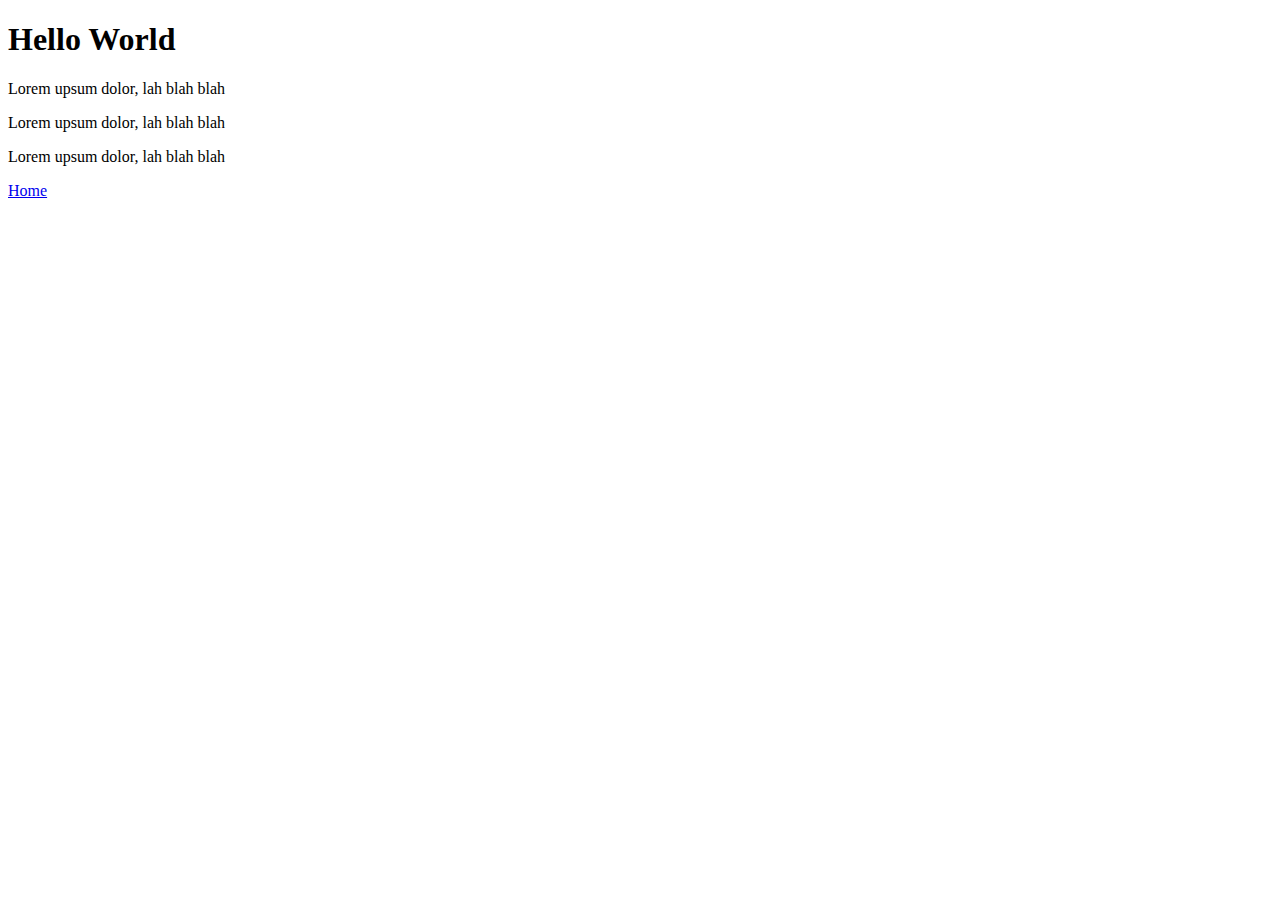
<file: Basic-HTML/index.html>
<!DOCTYPE html>
<html lang="en">
<head>
    <meta charset="UTF-8">
    <meta http-equiv="X-UA-Compatible" content="IE=edge">
    <meta name="viewport" content="width=device-width, initial-scale=1.0">
    <title>Document</title>
</head>
<body>
    <h1>Hello World</h1>
    <p>Lorem upsum dolor, lah blah blah</p>
    <p>Lorem upsum dolor, lah blah blah</p>
    <p>Lorem upsum dolor, lah blah blah</p>
    <a href="http://codingdojo.com">Home</a>
</body>
</html>
</file>
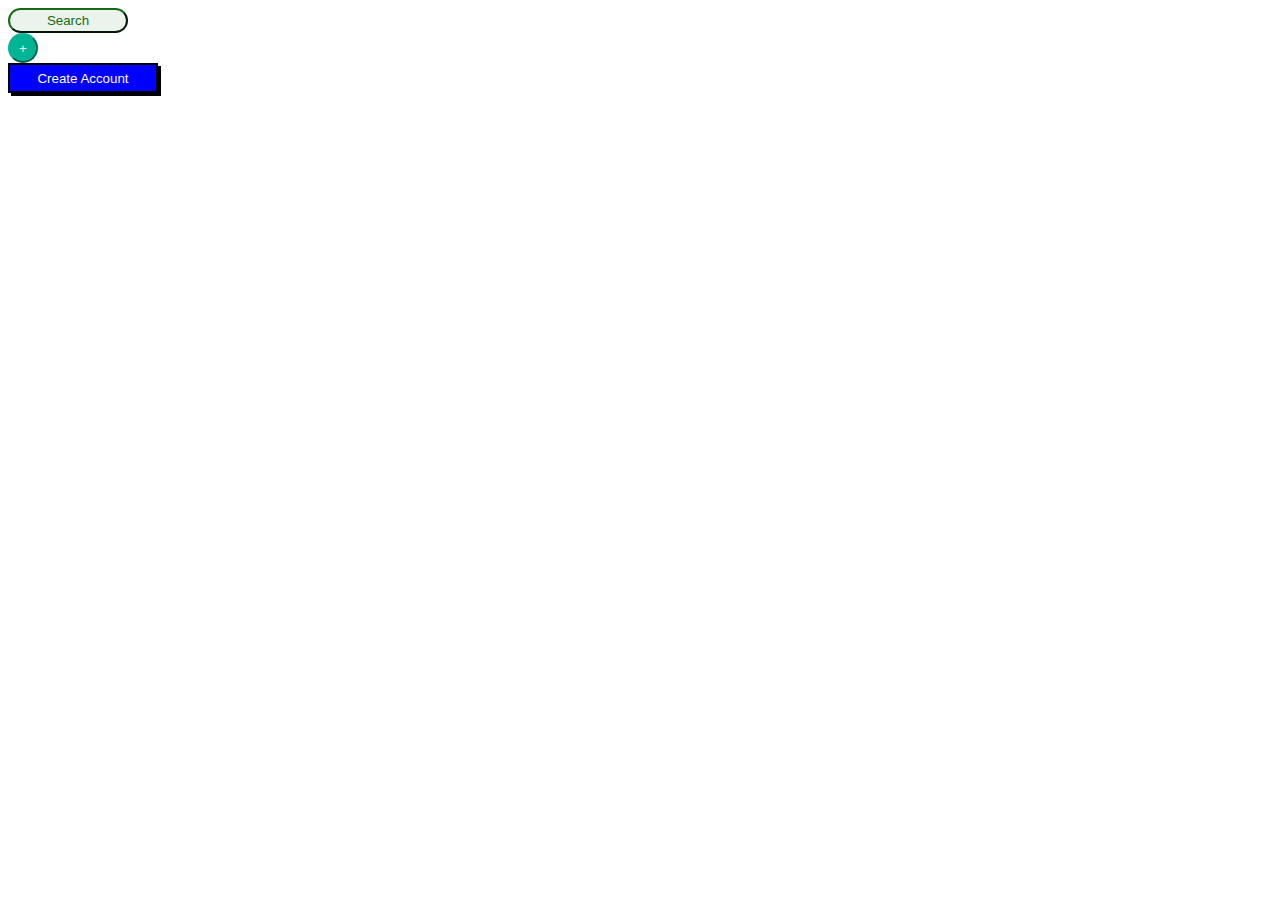
<file: Button Up/index.html>
<!DOCTYPE html>
<html lang="en">
<head>
    <meta charset="UTF-8">
    <meta http-equiv="X-UA-Compatible" content="IE=edge">
    <meta name="viewport" content="width=device-width, initial-scale=1.0">
    <title>Document</title>
    <link rel="stylesheet" href="style.css">
</head>
<body>
    <button class="search">Search</button>
    <button class="plus">+</button>
    <button class="create">Create Account</button>
    
</body>
</html>
</file>
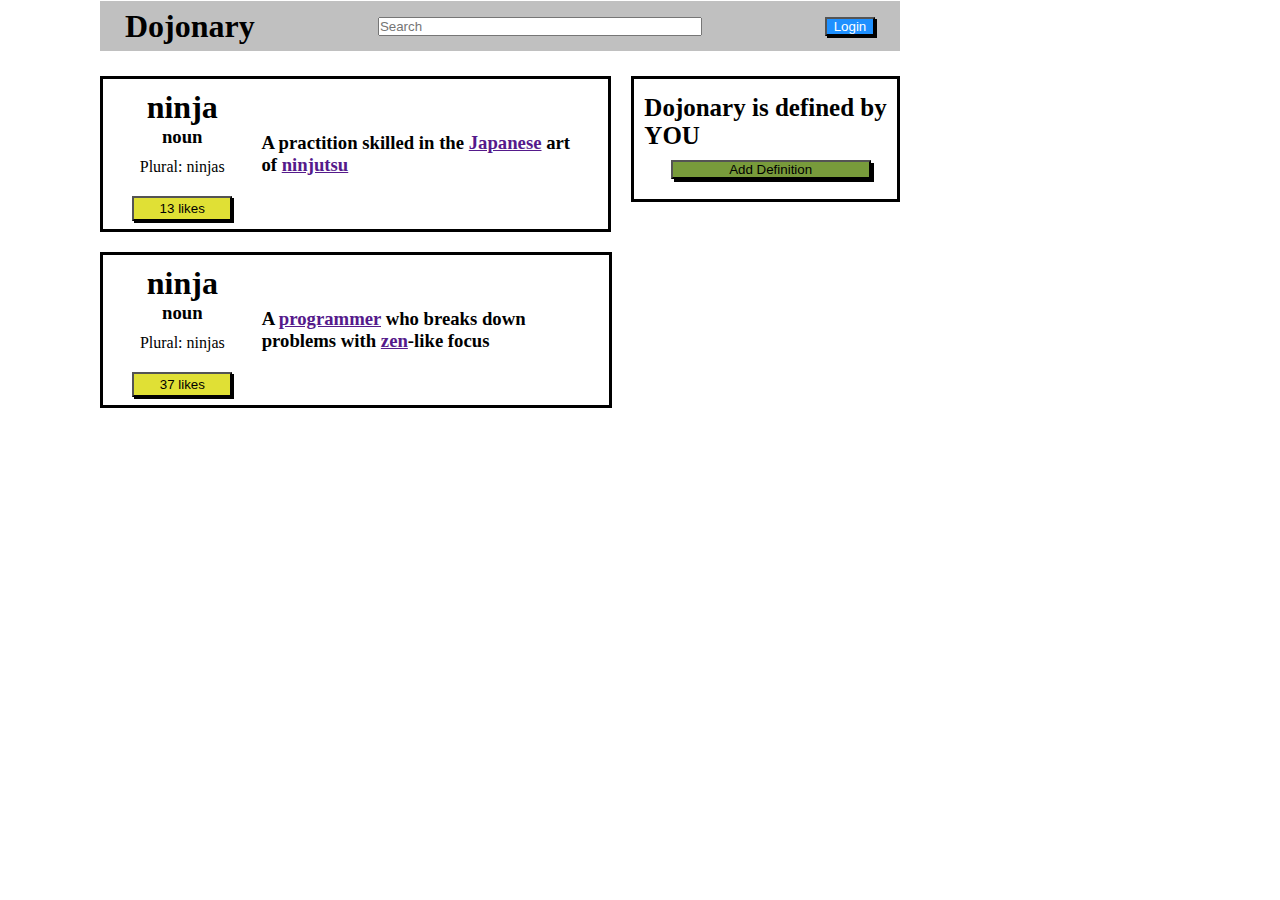
<file: Button_Clicker/index.html>
<!DOCTYPE html>
<html lang="en">
<head>
    <meta charset="UTF-8">
    <meta http-equiv="X-UA-Compatible" content="IE=edge">
    <meta name="viewport" content="width=device-width, initial-scale=1.0">
    <title>dojonary</title>
    <link rel="stylesheet" href="style.css">
</head>
<body>
    <div id="container">
        <div id="navbar">
            <div>
                <h1>Dojonary</h1>
            </div>
            <div>
                <!-- <textarea cols="40" rows="1.5">Search</textarea> -->
                <input type="text" placeholder="Search" id="searchbar">
            </div>
            <div>
                <button id="login" onclick="login(this)">Login</button>  
            </div>
        </div>
        <div id="content">
            <div id="content-top">
                <div class="definition">
                    <div class="definition-left">
                        <h1>ninja</h1>
                        <h3>noun</h3>
                        <p>Plural: ninjas</p>
                        <button class="top-likes" onclick="addLikesTop(this)">13 likes</button>
                    </div>
                    <div class="definition-right">
                        <h3>A practition skilled in the <a href="">Japanese</a> art of <a href="">ninjutsu</a></h3>
                    </div>
                </div>
                <div id="self-definition">
                    <h3>Dojonary is defined by <strong>YOU</strong></h3>
                    <button id="add-definition" onclick="buttonRemove(this)">Add Definition</button>
                </div>
            </div>
            <div id="content-bottom">
                <div class="definition">
                    <div class="definition-left">
                        <h1>ninja</h1>
                        <h3>noun</h3>
                        <p>Plural: ninjas</p>
                        <button class="bottom-likes" onclick="addLikesBottom(this)">37 likes</button>
                    </div>
                    <div class="definition-right">
                        <h3>A <a href="">programmer</a> who breaks down problems with <a href="">zen</a>-like focus</h3>
                    </div>
                </div>
                
            </div>
        </div>
    </div>
    <script src="main.js"></script>
</body>
</html>
</file>
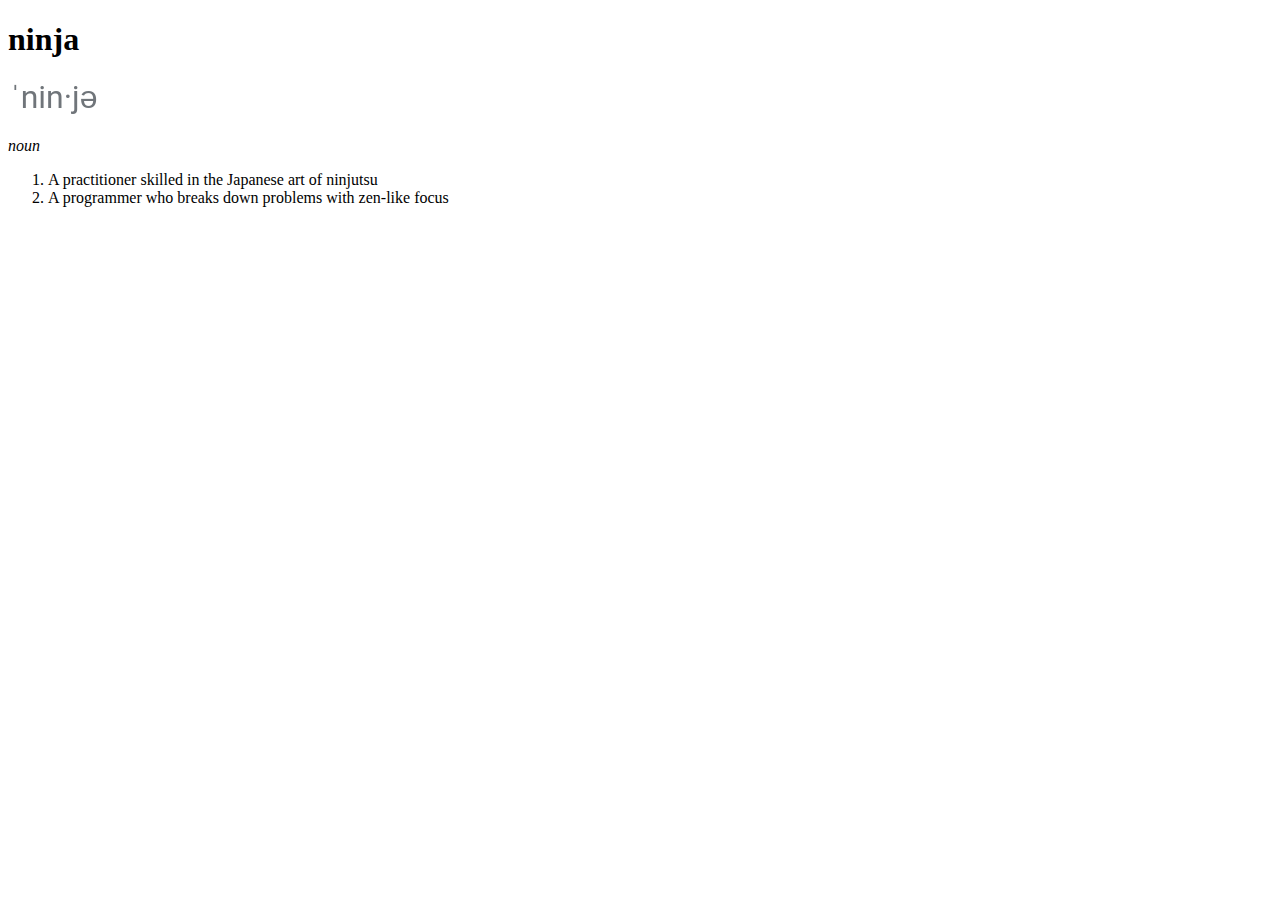
<file: Dictionary Entry/index.html>
<!DOCTYPE html>
<html lang="en">
<head>
    <meta charset="UTF-8">
    <meta http-equiv="X-UA-Compatible" content="IE=edge">
    <meta name="viewport" content="width=device-width, initial-scale=1.0">
    <title>Document</title>
</head>
<body>
    <h1>ninja</h1>
    <img src="pronunciation.png" alt="pronunciation">
    <p><em>noun</em></p>
    <ol>
        <li>A practitioner skilled in the Japanese art of ninjutsu</li>
        <li>A programmer who breaks down problems with zen-like focus</li>
    </ol>
</body>
</html>
</file>
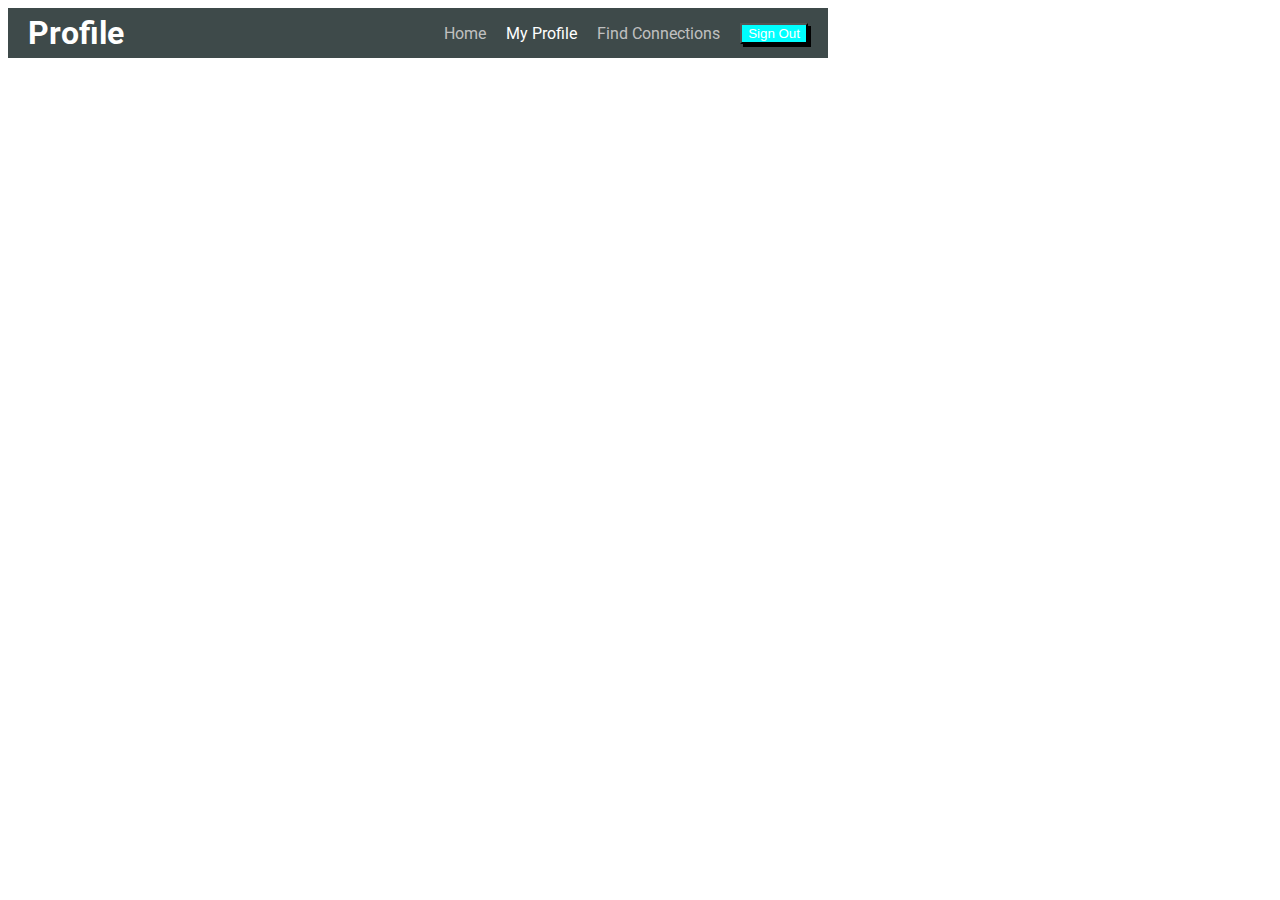
<file: Flex_Navbar/index.html>
<!DOCTYPE html>
<html lang="en">
<head>
    <meta charset="UTF-8">
    <meta http-equiv="X-UA-Compatible" content="IE=edge">
    <meta name="viewport" content="width=device-width, initial-scale=1.0">
    <title>Flex Navbar</title>
    <link rel="stylesheet" href="style.css">
</head>
<body>
    <div class="nav">
        <h1 class="nav-title">Profile</h1>
        <ul class="nav-links">
            <li><a href="#">Home</a></li>
            <li><a href="#" class="active">My Profile</a></li>
            <li><a href="#">Find Connections</a></li>
            <li><button class="btn">Sign Out</button></li>
        </ul>
    </div>
    
</body>
</html>
</file>
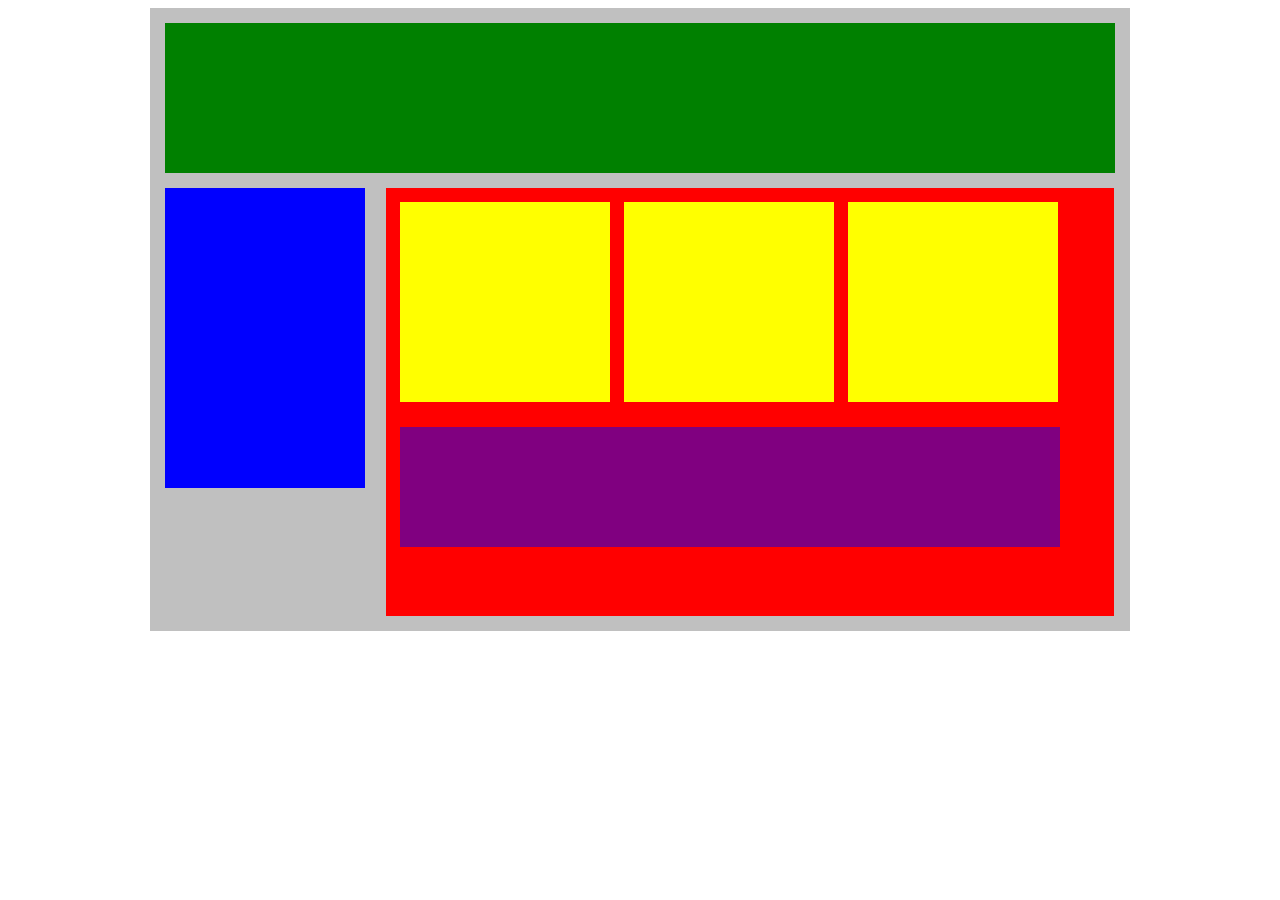
<file: Flex_Our_Blocks/index.html>
<!DOCTYPE html>
<html lang="en">
<head>
    <title>Position Practice</title>
    <link rel="stylesheet" type="text/css" href="style.css">
</head>
<body>
    <div class="container">
        <div class="top-nav"></div>
        <div class="row">
            <div class="side-nav"></div>
            <div class="main">
                <div class="row">
                    <div class="sub-content"></div>
                    <div class="sub-content"></div>
                    <div class="sub-content"></div>
                </div>
                <div id="advertisement"></div>
            </div>
        </div>
    </div>
</body>
</html>
</file>
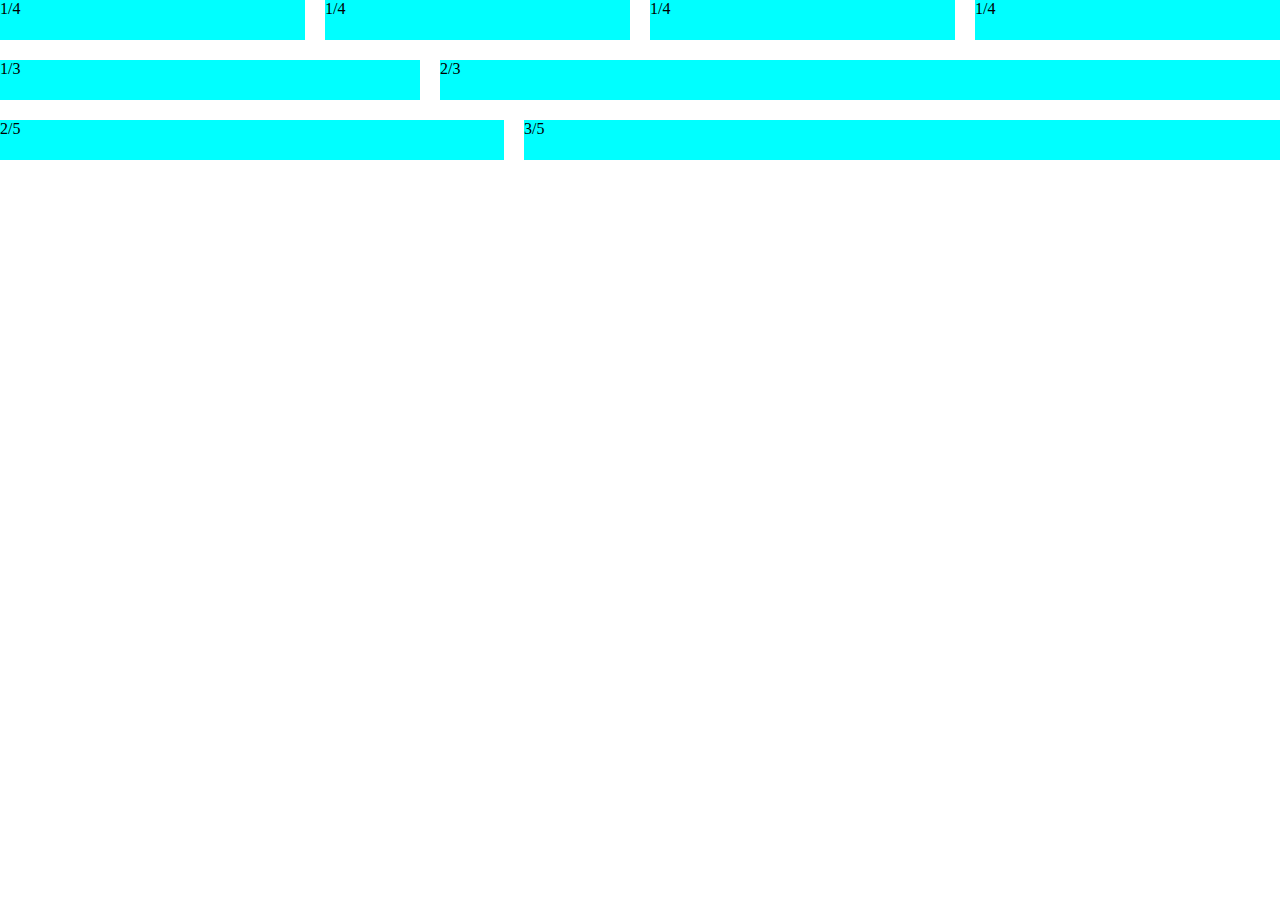
<file: Flexible_Columns/index.html>
<!DOCTYPE html>
<html lang="en">
<head>
    <meta charset="UTF-8">
    <meta http-equiv="X-UA-Compatible" content="IE=edge">
    <meta name="viewport" content="width=device-width, initial-scale=1.0">
    <title>FLEX-ible Columns</title>
    <link rel="stylesheet" href="style.css">
</head>
<body>
    <div class="row">
        <div class="col">1/4</div>
        <div class="col">1/4</div>
        <div class="col">1/4</div>
        <div class="col">1/4</div>
    </div>
    
    <div class="row">
        <div class="col">1/3</div> 
        <div class="col-2">2/3</div>
    </div>

    <div class="row">
        <div class="col-2">2/5</div>
        <div class="col-3">3/5</div>
    </div>
    
    
    
</body>
</html>
</file>
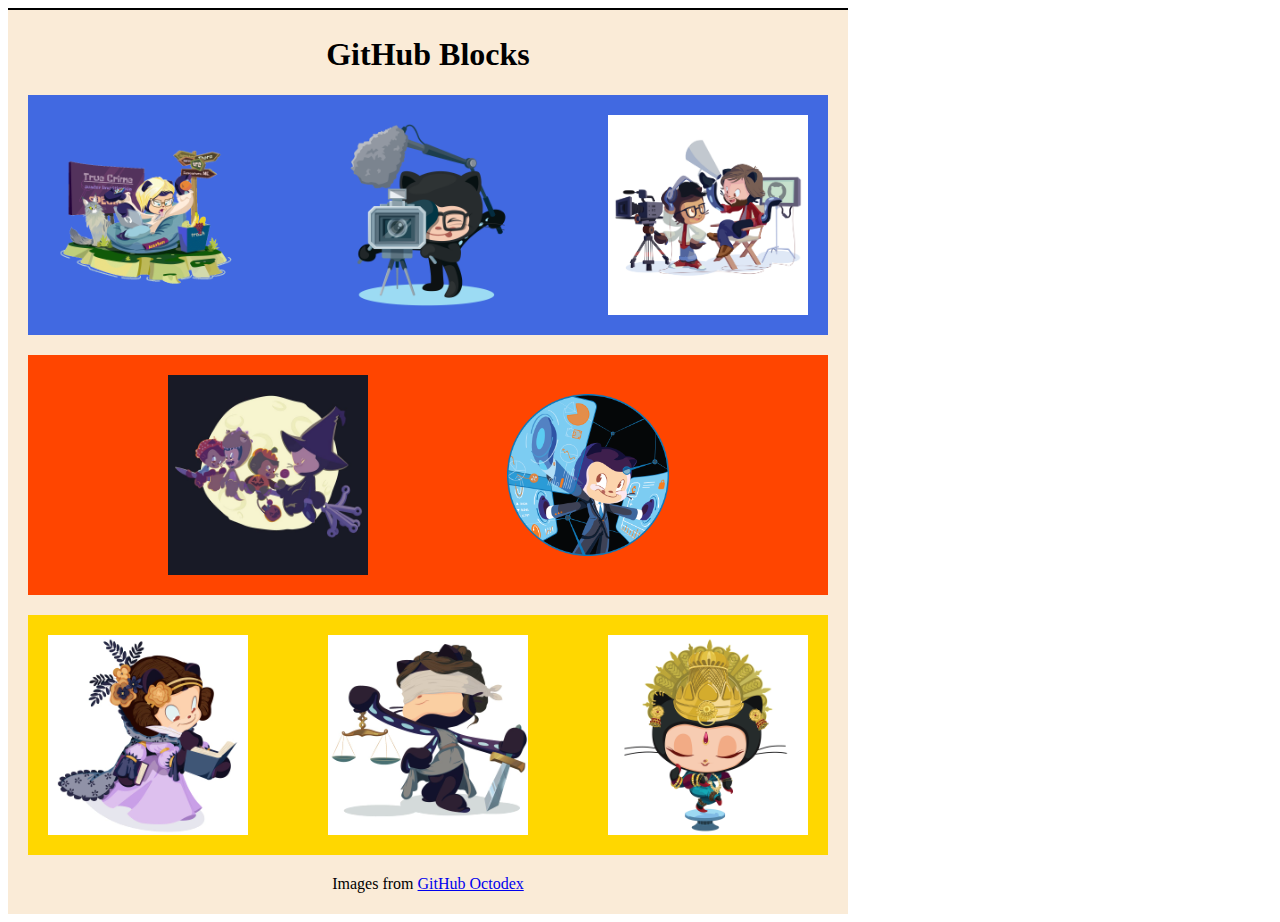
<file: GitHub_Blocks/index.html>
<!DOCTYPE html>
<html lang="en">
<head>
    <meta charset="UTF-8">
    <meta http-equiv="X-UA-Compatible" content="IE=edge">
    <meta name="viewport" content="width=device-width, initial-scale=1.0">
    <title>GitHub Blocks</title>
    <link rel="stylesheet" href="style.css">
</head>
<body>
    <div id="container">
        <div id="title">
            <h1>GitHub Blocks</h1>
        </div>
        <div id="top">
            <img src="./Images/Brennatocat.png" alt="Brennatocat picture">
            <img src="./Images/filmtocat.png" alt="Filmtocat picture">
            <img src="./Images/filmtocats.png" alt="Filmtocats picture">
        </div>
        <div id="middle">
            <img src="./Images/bewitchedtocat.jpg" alt="bewitchedtocat picture">
            <img src="./Images/Fintechtocat.png" alt="Fintechtocat picture">
        </div>
        <div id="bottom">
            <img src="./Images/mona-lovelace.jpg" alt="mono-lovelace picture">
            <img src="./Images/justicetocat.jpg" alt="justicetocat picture">
            <img src="./Images/saritocat.png" alt="saritocat picture">
        </div>
        <div id="footer">
            <p>Images from <a href="https://octodex.github.com/">GitHub Octodex</a></p>
        </div>
    </div>
</body>
</html>
</file>
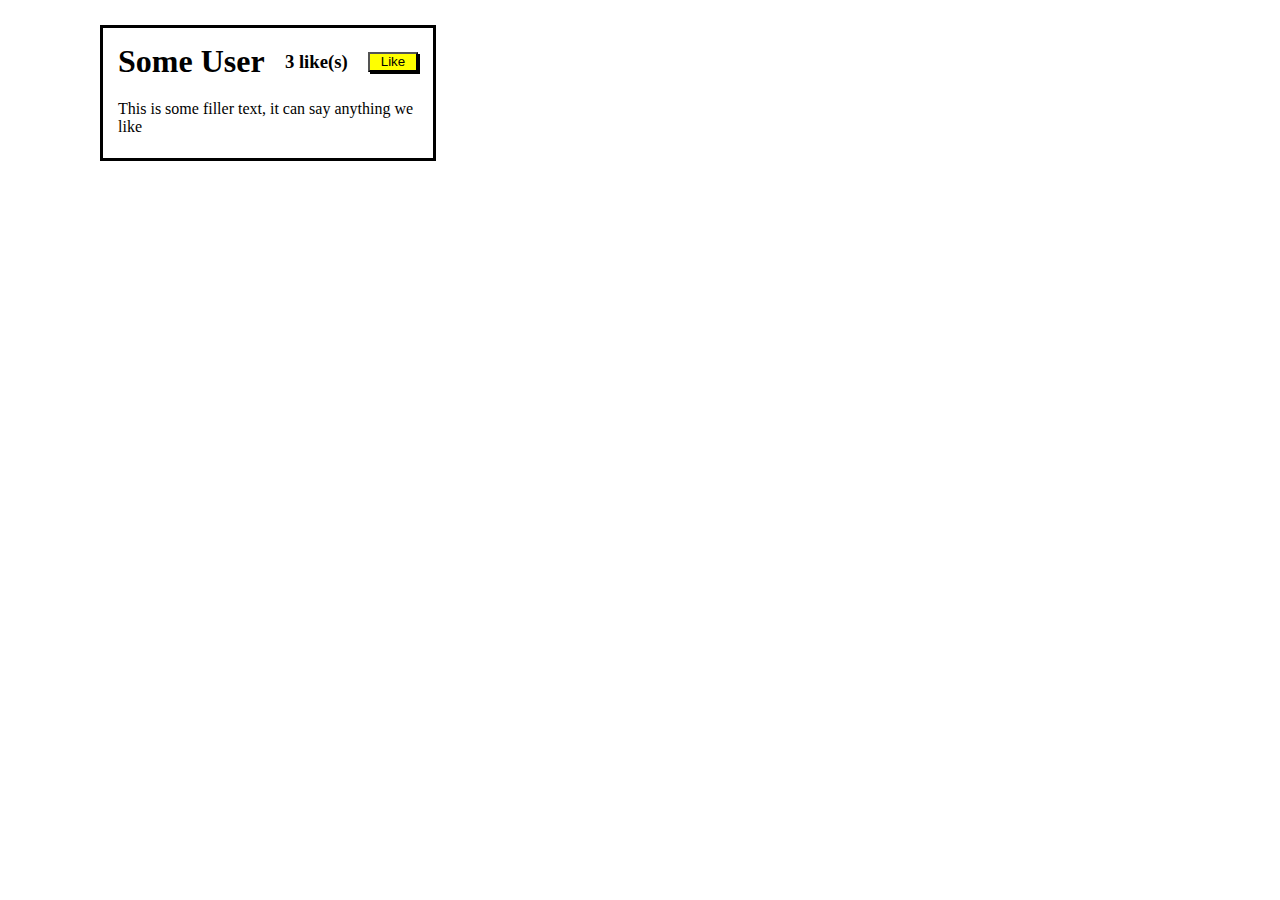
<file: Likes/index.html>
<!DOCTYPE html>
<html lang="en">
<head>
    <meta charset="UTF-8">
    <meta http-equiv="X-UA-Compatible" content="IE=edge">
    <meta name="viewport" content="width=device-width, initial-scale=1.0">
    <title>Likes</title>
    <link rel="stylesheet" href="style.css">
</head>
<body>
    <div id="container">
        <div id="content">
            <div id="top">
                <h1>Some User</h1>
                <h3>3 like(s)</h3>
                <button id="like" onclick="likeCounter()">Like</button>
            </div>
            <div id="bottom">
                <p>This is some filler text, it can say anything we like</p>
            </div>
        </div>
    </div>
    <script src="main.js"></script>
</body>
</html>
</file>
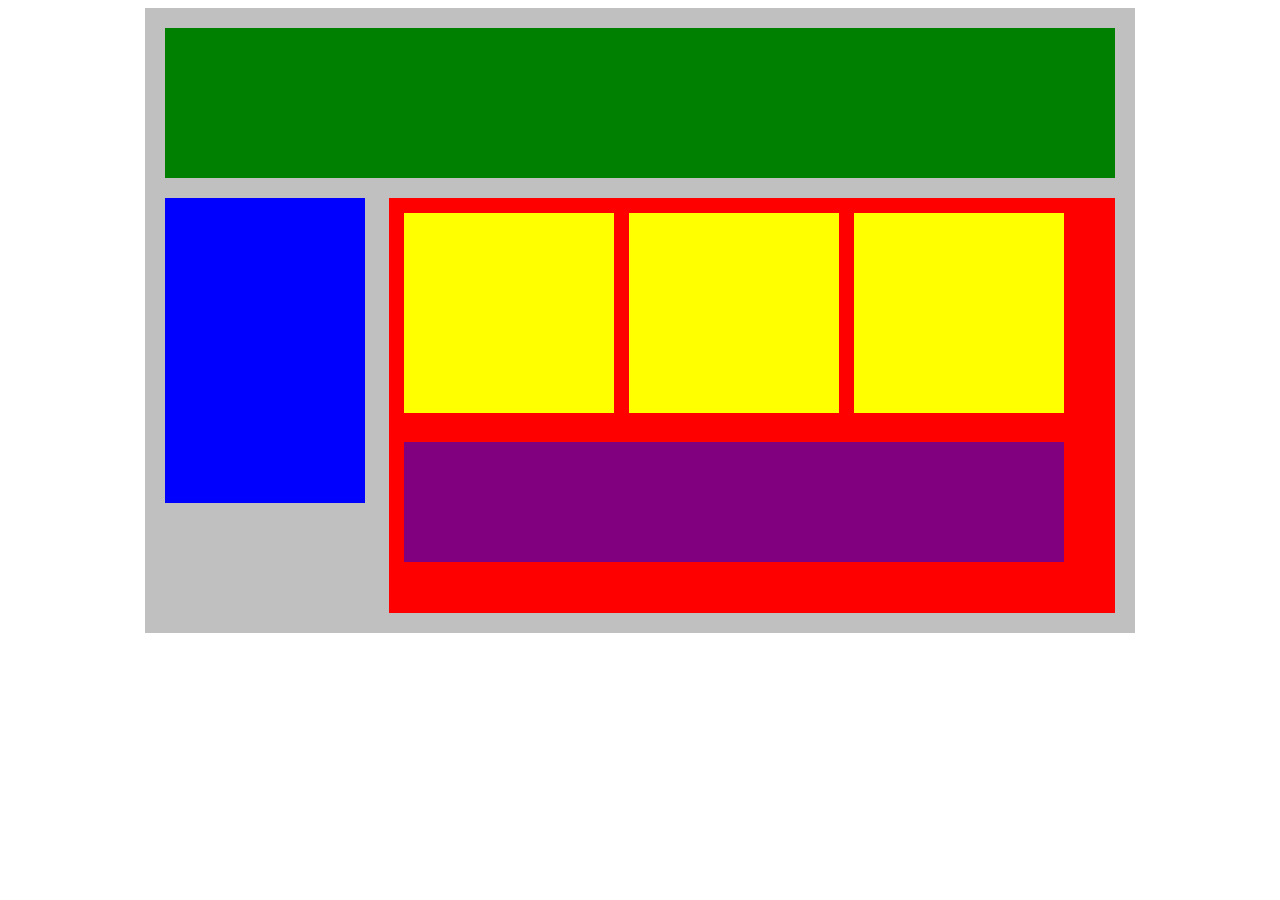
<file: Plotting-Our-Blocks/index.html>
<!DOCTYPE html>
<html lang="en">
<head>
    <meta charset="UTF-8">
    <meta http-equiv="X-UA-Compatible" content="IE=edge">
    <meta name="viewport" content="width=device-width, initial-scale=1.0">
    <title>Position Practice</title>
    <link rel="stylesheet" type="text/css" href="style.css">
</head>
<body>
    <div class="container">
        <div class="top-nav"></div>
        <div class="side-nav"></div>
        <div class="main">
            <div class="sub-content"></div>
            <div class="sub-content"></div>
            <div class="sub-content"></div>
            <div id="advertisement"></div>
        </div>
    </div>
</body>
</html>
</file>
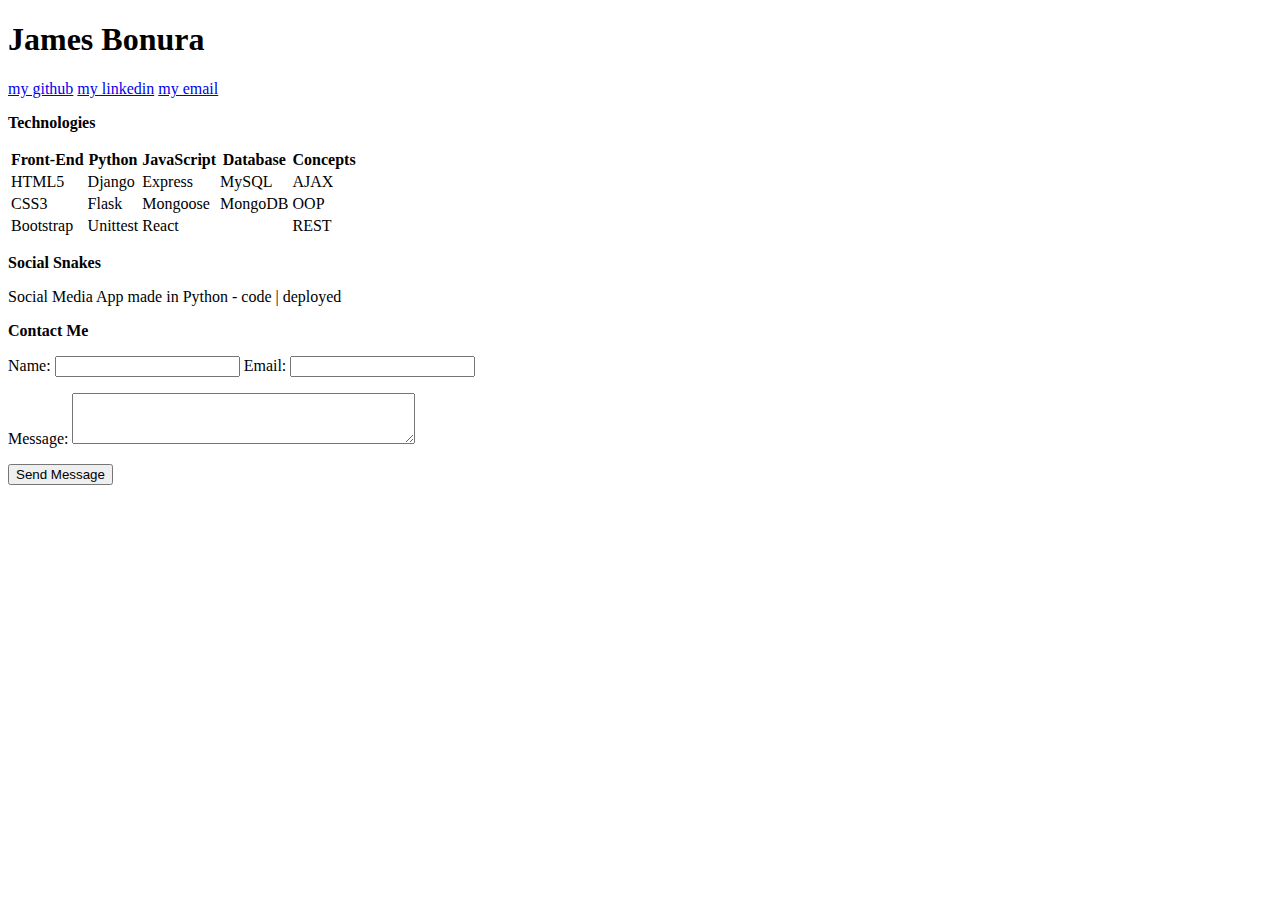
<file: Portfolio Content/index.html>
<!DOCTYPE html>
<html lang="en">
<head>
    <meta charset="UTF-8">
    <meta http-equiv="X-UA-Compatible" content="IE=edge">
    <meta name="viewport" content="width=device-width, initial-scale=1.0">
    <title>Document</title>
</head>
<body>
    <h1>James Bonura</h1>
    <div>
        <a href="https://github.com/Jbbonura">my github</a>
        <a href="https://www.linkedin.com/in/james-bonura-34068417a/">my linkedin</a>
        <a href="jbbonura@gmail.com">my email</a>
    </div>
    <p><strong>Technologies</strong></p>
    <table>
        <tr>
            <th>Front-End</th>
            <th>Python</th>
            <th>JavaScript</th>
            <th>Database</th>
            <th>Concepts</th>            
        </tr>
        <tr>
            <td>HTML5</td>
            <td>Django</td>
            <td>Express</td>
            <td>MySQL</td>
            <td>AJAX</td>
        </tr>
        <tr>
            <td>CSS3</td>
            <td>Flask</td>
            <td>Mongoose</td>
            <td>MongoDB</td>
            <td>OOP</td>
        </tr>
        <tr>
            <td>Bootstrap</td>
            <td>Unittest</td>
            <td>React</td>
            <td></td>
            <td>REST</td>
        </tr>
    </table>
    <div>
        <p><strong>Social Snakes</strong></p>
        <p>Social Media App made in Python - code | deployed</p>
    </div>
    <form action="contact">
        <p><strong>Contact Me</strong></p>
        <div>
            <p>Name: <input type="text">  Email: <input type="text"></p>
        </div>
        <p>Message: <textarea cols="40" rows="3"></textarea></p>
        <button>Send Message</button>
    </form>
</body>
</html>
</file>
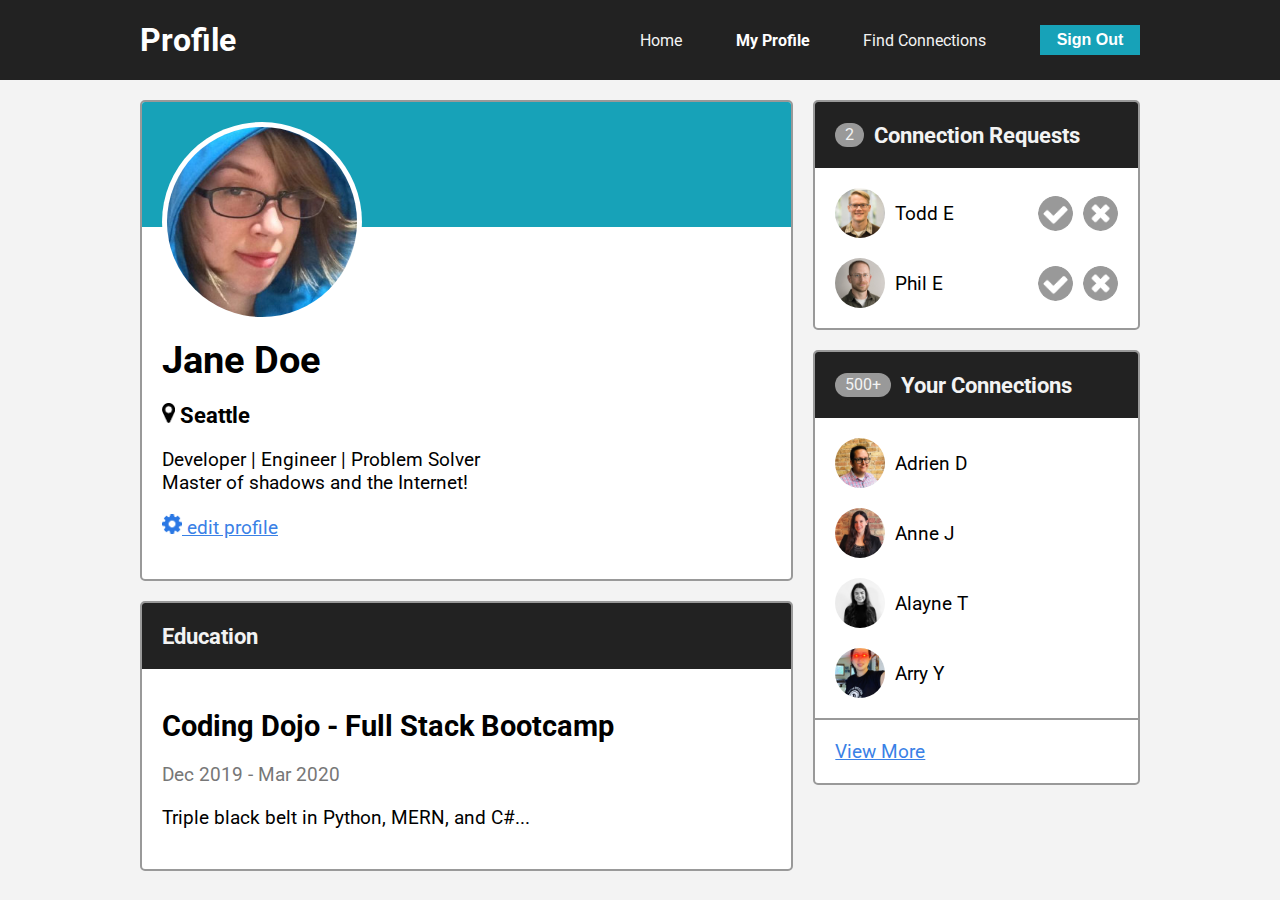
<file: profile-page/index.html>
<!DOCTYPE html>
<html lang="en">
<head>
    <meta charset="UTF-8">
    <meta name="viewport" content="width=device-width, initial-scale=1.0">
    <title>Profile Page</title>
    <link rel="stylesheet" href="style.css">
    <link rel="preconnect" href="https://fonts.gstatic.com">
    <link href="https://fonts.googleapis.com/css2?family=Roboto&display=swap" rel="stylesheet">
</head>
<body>

    <!-- navbar -->
    <div class="nav">
        <div class="flex-container">
            <h1 class="nav-title">Profile</h1>
            <ul class="nav-links">
                <li><a href="#">Home</a></li>
                <li><a href="#" class="active">My Profile</a></li>
                <li><a href="#">Find Connections</a></li>
                <li><button class="btn">Sign Out</button></li>
            </ul>
        </div>
    </div>

    <!-- main -->
    <div class="flex-container main">

        <!-- 2/3 width column -->
        <div class="col-2">

            <!-- user info card -->
            <div class="card user-card">
                <div class="card-header">
                    <img src="images/jane-m.jpg" alt="jane" class="avatar-m">
                </div>
                <div class="card-body">
                    <h1>Jane Doe</h1>
                    <h3><img src="icons/map-marker.png" alt="pin" class="icon-s"> Seattle</h3>
                    <p>Developer | Engineer | Problem Solver<br>
                    Master of shadows and the Internet!</p>
                    <p><a href="#" onclick="editName()"><img src="icons/gear.png" alt="gear" class="icon-s"> edit profile</a></p>
                </div>
            </div>

            <!-- user education card -->
            <div class="card">
                <div class="card-header">
                    <h3>Education</h3>
                </div>
                <div class="card-body">
                    <h2>Coding Dojo - Full Stack Bootcamp</h2>
                    <p class="dates">Dec 2019 - Mar 2020</p>
                    <p>Triple black belt in Python, MERN, and C#...</p>
                </div>
            </div>

        </div>

        <!-- 1/3 width column -->
        <div class="col-1">

            <!-- connection requests card -->
            <div class="card">
                <div class="card-header">
                    <span class="badge top-badge">2</span>
                    <h3>Connection Requests</h3>
                </div>
                <ul class="card-list">
                    <li class="card-list-item todd">
                        <span>
                            <img src="images/todd-s.jpg" alt="todd" class="avatar-s">
                            Todd E
                        </span>
                        <span>
                            <img src="icons/accept-circle.png" alt="accept" class="icon" onclick="acceptToddClicked()">
                            <img src="icons/close-circle.png" alt="close" class="icon" onclick="removeListTodd()">
                        </span>
                    </li>
                    <li class="card-list-item phil">
                        <span>
                            <img src="images/phil-s.jpg" alt="phil" class="avatar-s">
                            Phil E
                        </span>
                        <span>
                            <img src="icons/accept-circle.png" alt="accept" class="icon" onclick="acceptPhilClicked()">
                            <img src="icons/close-circle.png" alt="close" class="icon" onclick="removeListPhil()">
                        </span>
                    </li>
                </ul>
            </div>

            <!-- your connections card -->
            <div class="card">
                <div class="card-header">
                    <span class="badge bottom-badge">500+</span>
                    <h3>Your Connections</h3>
                </div>
                <ul class="card-list">
                    <li class="card-list-item start">
                        <img src="images/adrien-s.jpg" alt="adrien" class="avatar-s">
                        Adrien D
                    </li>
                    <li class="card-list-item start">
                        <img src="images/anne-s.jpg" alt="anne" class="avatar-s">
                        Anne J
                    </li>
                    <li class="card-list-item start">
                        <img src="images/alayne-s.jpg" alt="alayne" class="avatar-s">
                        Alayne T
                    </li>
                    <li class="card-list-item start">
                        <img src="images/arry-s.jpg" alt="arry" class="avatar-s">
                        Arry Y
                    </li>
                </ul>
                <div class="card-footer">
                    <a href="#">View More</a>
                </div>
            </div>

        </div>
    </div>

    <script src="script.js"></script>
</body>
</html>
</file>
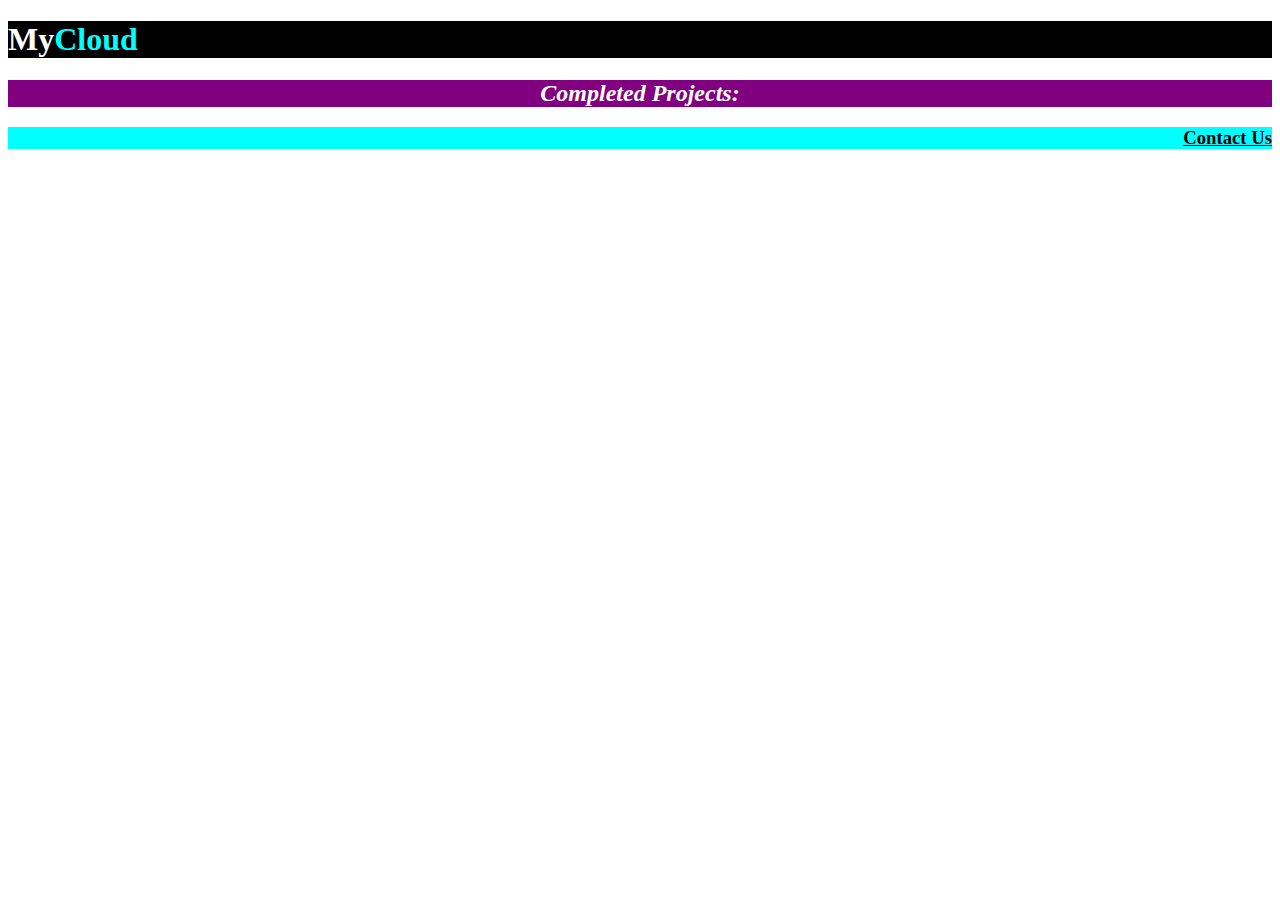
<file: Styling/index.html>
<!DOCTYPE html>
<html lang="en">
<head>
    <meta charset="UTF-8">
    <meta http-equiv="X-UA-Compatible" content="IE=edge">
    <meta name="viewport" content="width=device-width, initial-scale=1.0">
    <title>Document</title>
    <link rel="stylesheet" href="style.css">
</head>
<body>
    <h1><span>My</span>Cloud</h1>
    <h2>Completed Projects:</h2>
    <h3>Contact Us   </h3>
</body>
</html>
</file>
<file: Button Up/style.css>
.search {
    display: block;
    border-radius: 15px;
    border-color: rgb(19, 107, 19);
    width: 120px;
    height: 25px;
    background-color: rgb(236, 243, 236, 1);
    color:rgb(19, 107, 19);
}

.plus {
    display: block;
    border-radius: 50%;
    border-color: rgb(0, 180, 150, 1);
    width: 30px;
    height: 30px;
    background-color: rgb(0, 180, 150, 1);
    color: white;
}

.create {
    display: block;
    width: 150px;
    height: 30px;
    box-shadow: 3px 3px black;
    border: 2px black solid;
    background-color:blue;
    color: white;

}
</file>
<file: Button_Clicker/style.css>
* {
    margin: 0;
    padding: 0;
}

#container {
    width: 800px;
    height: 700px;
    padding: 1px 100px;
}

#navbar {
    height: 50px;
    background-color: silver;
    padding-left: 25px;
    padding-right: 25px;
    display: flex;
    justify-content: space-between;
    align-items: center;
}

#searchbar {
    width: 320px;
}

#login {
    width: 50px;
    background-color:dodgerblue;
    color: white;
    box-shadow: 2px 2px black;
}

#content {
    height: 600px;
    padding-top: 25px;
}

#content-top {
    display: flex;
    margin-bottom: 20px;
}

.definition {
    flex: 2;
    border: 3px solid black;
    height: 150px;
    margin-right: 20px;
    display: flex;
}

#self-definition {
    border: 3px solid black;
    flex: 1;
    height: 105px;
    padding-left: 10px;
    padding-top: 15px;
    display: flex;
    flex-direction: column;
}

#self-definition > h3 {
    font-size: 25px;
}

#add-definition {
    margin: 10px auto;
    width: 200px;
    background-color: rgb(120, 155, 59);
    box-shadow: 3px 3px black;
}
#content-bottom > .definition {
    width: 506px;
}

.definition-left {
    flex: 1;
    text-align: center;
    padding-top: 10px;
}

.definition-left > h3 {
    margin-bottom: 10px;
}

.definition-left > p {
    margin-bottom: 20px;
}

.definition-left > button {
    width: 100px;
    height: 25px;
    background-color: rgb(224, 224, 53);
    box-shadow: 2px 2px black;
}


.definition-right {
    flex: 2;
    padding-right: 30px;
    display: flex;
    align-items: center;
}
</file>
<file: Flex_Navbar/style.css>
@import url('https://fonts.googleapis.com/css2?family=Roboto&display=swap');

.nav {
    display: flex;
    align-items: center;
    justify-content: space-between;
    width: 800px;
    height: 50px;
    background-color:rgb(62, 74, 74);
    padding-left: 20px;
}

.nav-title {
    font-family: 'Roboto', sans-serif;
    color: white;
    width: 200px;
}
.nav-links {
    display: flex;
    align-items: center;
    /* justify-content: space-evenly; */
}

a{
    text-decoration: none;
    color: silver;
}

.active {
    color: white;
}

li {
    margin-right: 20px;
    font-family: 'Roboto', sans-serif;
    list-style-type: none;
}

.btn {
    color: white;
    background-color: aqua;
    box-shadow: 3px 3px black;
}
</file>
<file: Flex_Our_Blocks/style.css>
.container{
    width: 950px;
    background-color: silver;
    margin: 0px auto;
    padding: 15px;
}
.top-nav {
    height: 150px;
    background-color: green;
    margin-bottom: 15px;
}
.side-nav {
    height: 300px;
    width: 200px;
    background-color: blue;
    margin-right: 21px;
}
.main {
    height: 400px;
    width: 700px;
    background-color: red;
    padding: 14px;
}
.sub-content {
    height: 200px;
    width: 210px;
    background-color: yellow;
    margin-bottom: 25px;
    margin-right: 14px;
}
#advertisement {
    height: 120px;
    width: 660px;
    background-color: purple;
}
.row {
    /* TODO - what should go here? */
    display: flex;
}
</file>
<file: Flexible_Columns/style.css>
* {
    margin: 0;
    padding: 0;
}
.row {
    display: flex;
    justify-content: space-between;
}

.col {
    flex: 1;
    background-color: aqua;
    margin-right: 20px;
    height: 40px;
}

.col:nth-of-type(4) {
    margin-right:0;
}

.row:nth-of-type(2) {
    margin-top: 20px;
}

.col-2 {
    flex: 2;
    background-color: aqua;
    height: 40px;
}

.row:nth-of-type(3) {
    margin-top:20px;
}

.col-3{
    flex: 3;
    background-color: aqua;
    height: 40px;
    margin-left: 20px;
}
</file>
<file: GitHub_Blocks/style.css>
#container {
    background-color: antiquewhite;
    width: 800px;
    padding: 5px 20px;
    border-top: 2px solid black;
}

#title {
    text-align: center;
}



#top {
    background-color: royalblue;
    height: 200px;
    display: flex;
    justify-content: space-between;
    padding: 20px;
    margin-bottom: 20px;
}

#middle {
    background-color: orangered;
    height: 200px;    
    display: flex;
    justify-content: space-evenly;
    margin-bottom: 20px;
    padding: 20px;

}

#bottom {
    background-color: gold;
    height: 200px;
    margin-bottom: 20px;
    padding: 20px;
    display: flex;
    justify-content: space-between;
}

#footer {
    text-align: center;
}

img {
    width: 200px;
}
</file>
<file: Likes/style.css>
* {
    margin: 0;
    padding: 0;
}

#container {
    width: 600px;
    height: 400px;
    padding: 25px 100px;
}

#content {
    width: 300px;
    height: 100px;
    border: 3px solid black;
    padding: 15px;
}

#top {
    display: flex;
    align-items: center;
    justify-content: space-between;
    margin-bottom: 20px;
}

#like {
    width: 50px;
    height: 20px;
    background-color: yellow;
    box-shadow: 2px 2px black;
}
</file>
<file: Plotting-Our-Blocks/style.css>
.container{
    width: 950px;
    background-color: silver;
    margin: 0px auto;
    padding: 20px;
}
.top-nav {
    height: 150px;
    background-color: green;
    margin-bottom: 20px;
}
.side-nav {
    height: 305px;
    width: 200px;
    background-color: blue;
    margin-right: 20px;
    display: inline-block;
}
.main {
    height: 400px;
    width: 700px;
    background-color: red;
    display: inline-block;
    vertical-align: top;
    padding: 15px 11px 0px 15px;
}
.sub-content {
    height: 200px;
    width: 210px;
    background-color: yellow;
    display: inline-block;
    margin-right: 11px;
    margin-bottom: 25px;
}
#advertisement {
    height: 120px;
    width: 660px;
    background-color: purple;
}
</file>
<file: Styling/style.css>
h1 {
    background-color: black;
    color:cyan;
}
span {
    color: white;
}
h2 {
    text-align: center;
    background-color: purple;
    color: white;
    font-style: italic;
}
h3{
    text-align: right;
    text-decoration: underline;
    background-color: aqua;
    color: black;
}
</file>
<file: profile-page/style.css>
/* CSS Reset */

* {
    margin: 0;
    padding: 0;
}

/* styles to apply to body */

body {
    background-color: #f3f3f3;
    font-family: 'Roboto', sans-serif;
}

.flex-container {
    width: 1000px;
    margin: 0 auto;
}

.flex-container, .nav-links, .nav {
    display: flex;
    justify-content: space-between;
    align-items: center;
}

.nav {
    height: 80px;
    background-color: #222;
    color: #fff;
    margin-bottom: 20px;
}

.nav-links {
    width: 50%;
    list-style-type: none;
    align-items: center;
}

.nav-links a {
    color: #f3f3f3;
    text-decoration: none;
}

.nav-links a.active {
    color: #fff;
    font-weight: bold;
}

.btn {
    height: 30px;
    width: 100px;
    color: #fff;
    background-color: #17a2b8;
    border: none;
    font-size: 1rem;
    font-weight: bold;
}

.flex-container.main {
    align-items: flex-start;
}

.col-2 {
    flex: 2;
    margin-right: 20px;
}

.col-1 {
    flex: 1;
}

.card {
    background-color: #fff;
    border: 2px solid #999;
    margin-bottom: 20px;
    border-radius: 5px;
    font-size: 1.2rem;
    overflow: hidden;
}


.card-header {
    padding: 20px;
    background-color: #222;
    color: #f3f3f3;
}

.card-header {
    display: flex;
    align-items: center;
}

.card-body {
    padding: 20px;
}

.card-body h1, 
.card-body h2,
.card-body h3,
.card-body p {
    margin: 20px 0px;
}

.user-card .card-header {
    background-color: #17a2b8;
    height: 85px;
    margin-bottom: 70px;
    display: block;
}

.card-footer {
    border-top: 2px solid #999;
    display: flex;
    align-items: center;
    padding: 20px;
}

.avatar-m {
    border-radius: 50%;
    background-color: #fff;
    height: 190px;
    padding: 5px;
}

.icon-s {
    height: 20px;
}

a {
    color: #3a81e6;
}

.dates {
    color: #777;
}

.card-list {
    padding: 0 20px;
    padding-top: 20px;
    list-style-type: none;
}

.card-list-item, 
.card-list-item > * {
    display: flex;
    align-items: center;
}

.card-list-item {
    margin-bottom: 20px;
    justify-content: space-between;
}

.card-list-item.start {
    justify-content: flex-start;
}

.avatar-s, .icon {
    height: 50px;
    border-radius: 50%;
    margin-right: 10px;
}

.icon {
    height: 35px;
}

.icon, .btn {
    cursor: pointer;
}

.icon:last-child {
    margin-right: 0;
}

.badge {
    font-size: 1rem;
    height: 24px;
    line-height: 24px;
    padding: 0 10px;
    background-color: #999;
    border-radius: 12px;
    margin-right: 10px;
}
</file>
